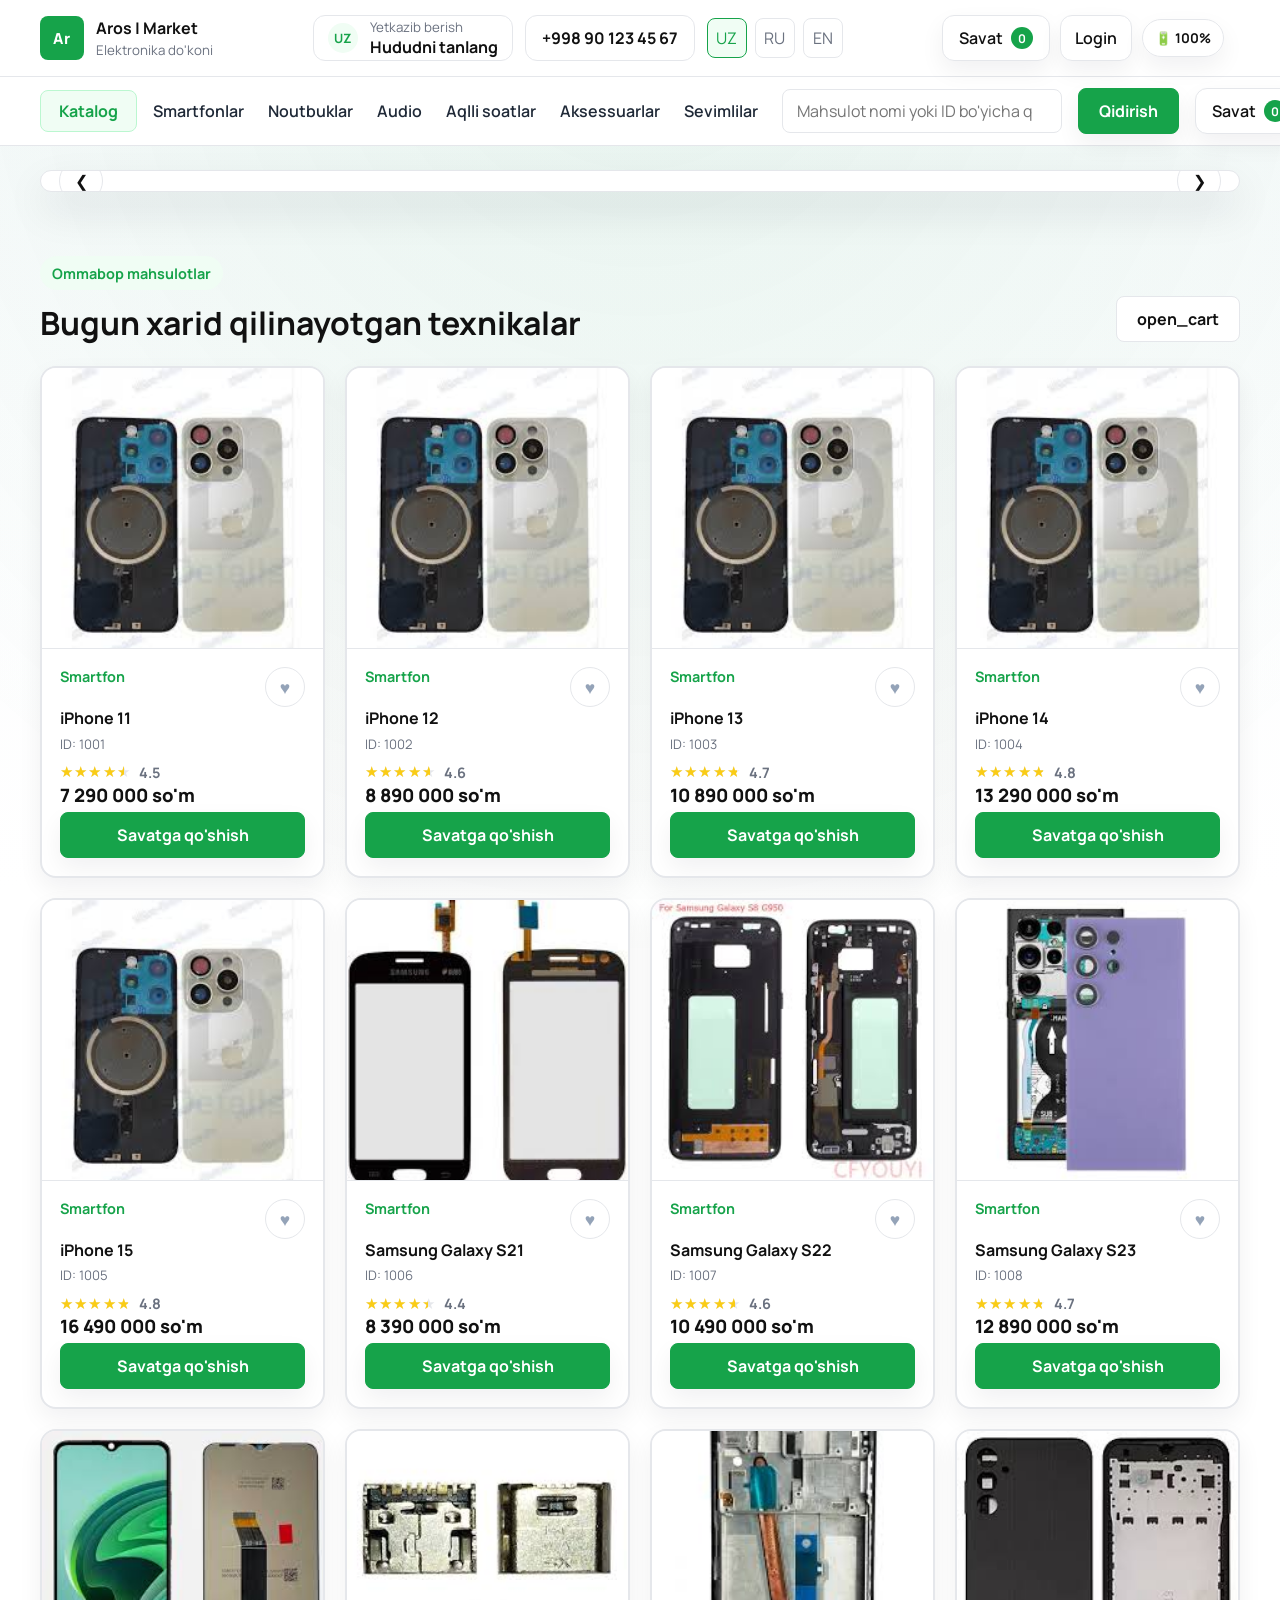
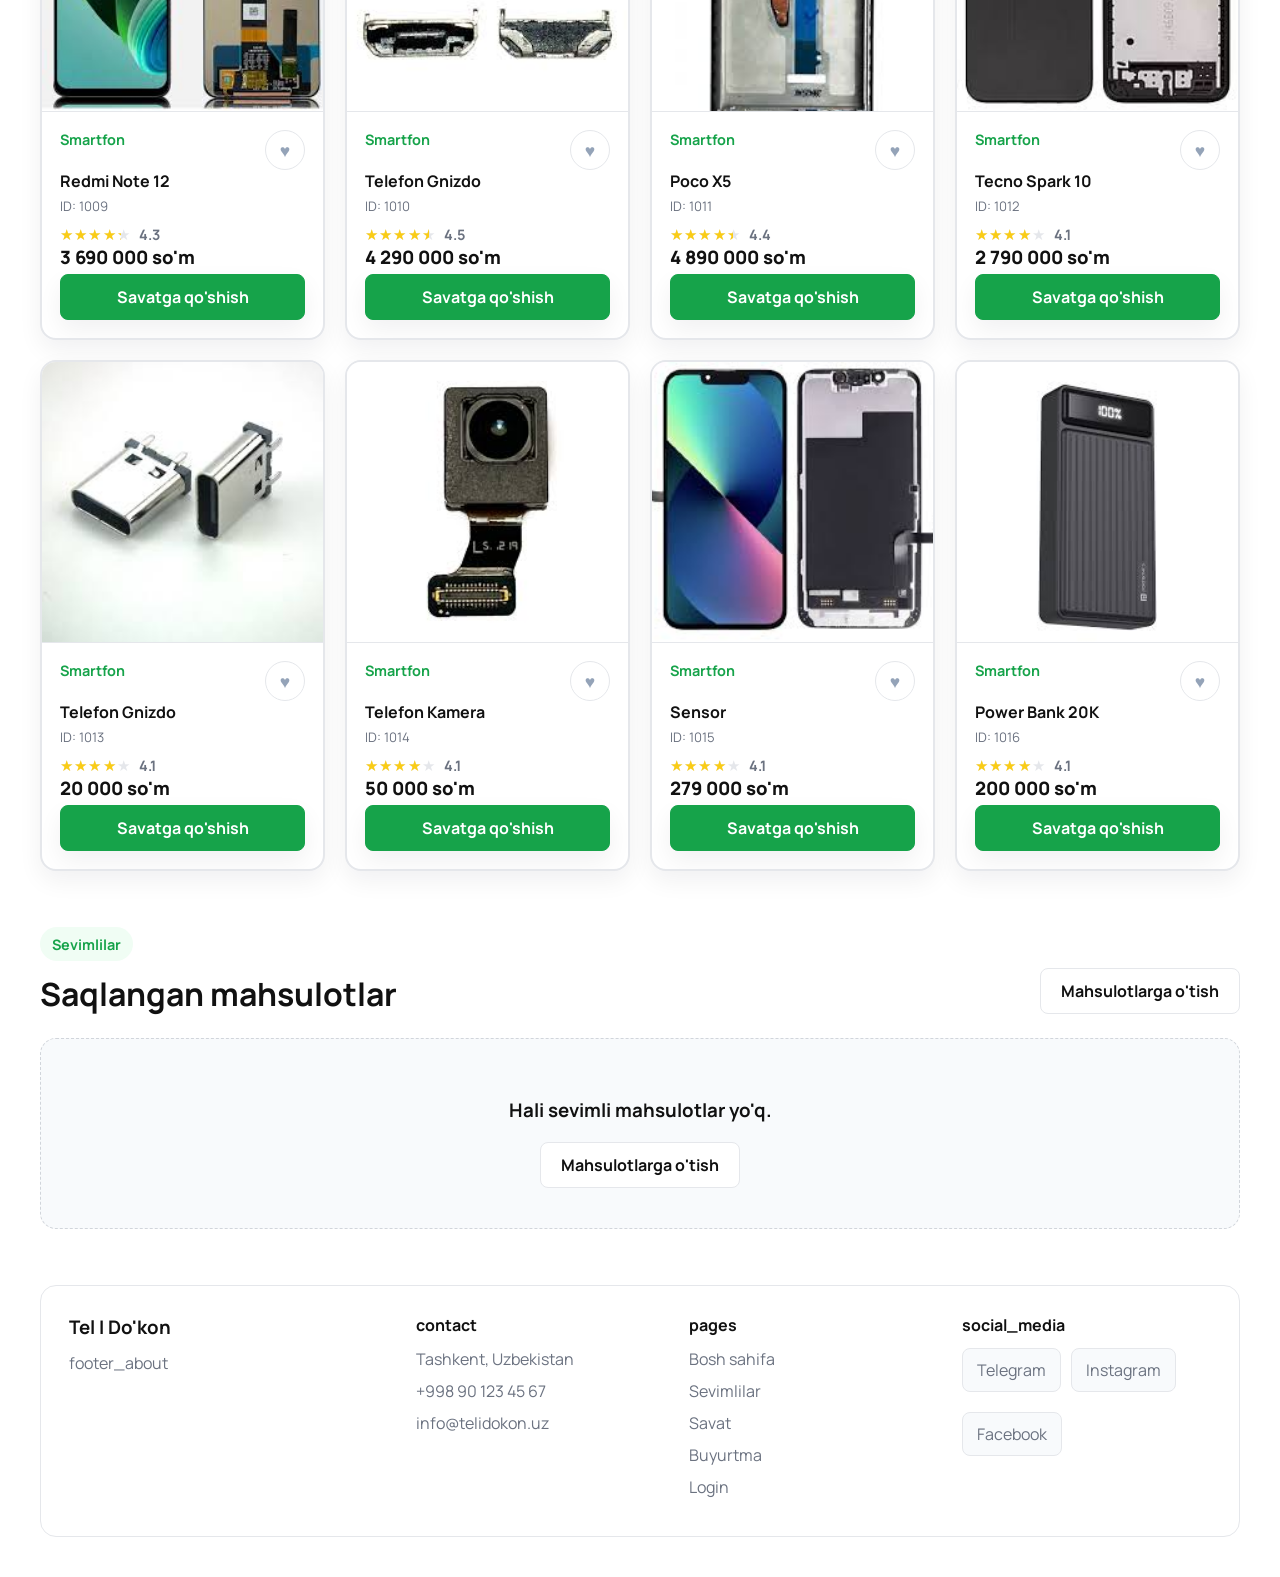
<file: index.html>
<!DOCTYPE html>
<html lang="uz">
<head>
  <meta charset="UTF-8">
  <meta name="viewport" content="width=device-width, initial-scale=1.0">
  <title>Aros Market | Online Store</title>
  <link rel="preconnect" href="https://fonts.googleapis.com">
  <link rel="preconnect" href="https://fonts.gstatic.com" crossorigin>
  <link href="https://fonts.googleapis.com/css2?family=Manrope:wght@400;500;600;700;800&display=swap" rel="stylesheet">
  <link rel="stylesheet" href="css/style.css">
</head>
<body data-page="home">
  <div class="site-shell">
    <header class="top-header">
      <div class="container header-inner">
        <a class="brand" href="index.html">
          <span class="brand-mark">Ar</span>
          <span class="brand-text">
            <strong>Aros | Market</strong>
            <small data-i18n="brand_tagline">Elektronika do'koni</small>
          </span>
        </a>

        <div class="header-tools">
          <button class="location-trigger" id="openLocationModal" type="button">
            <span class="icon-circle">UZ</span>
            <span class="location-text">
              <small data-i18n="delivery_label">Yetkazib berish</small>
              <strong id="selectedLocationLabel" data-i18n="select_region">Hududni tanlang</strong>
            </span>
          </button>

          <a class="header-phone" href="tel:+998901234567">+998 90 123 45 67</a>

          <div class="language-switcher" aria-label="Language selector">
            <button class="lang-btn active" type="button" data-lang="uz">UZ</button>
            <button class="lang-btn" type="button" data-lang="ru">RU</button>
            <button class="lang-btn" type="button" data-lang="en">EN</button>
          </div>
        </div>

        <div class="header-actions">
          <a class="download-app-btn" href="https://play.google.com/store/apps/details?id=uz.uzum.market" target="_blank" rel="noopener noreferrer" aria-label="Download Uzum Market app">
            <span class="btn-icon" aria-hidden="true">
              <svg viewBox="0 0 24 24" fill="none">
                <path d="M12 3v10m0 0 4-4m-4 4-4-4M5 17h14" stroke="currentColor" stroke-width="1.8" stroke-linecap="round" stroke-linejoin="round"/>
              </svg>
            </span>
            <span>Download App</span>
          </a>
          <a class="icon-btn cart-link" href="cart.html" aria-label="View cart">
            <span data-i18n="cart">Cart</span>
            <span class="cart-count" id="cartCount">0</span>
          </a>
          <a class="icon-btn auth-link auth-link-button" href="login.html" data-auth-link="true" aria-label="Open login page">
            <span data-auth-label>Login</span>
          </a>
        </div>

        <button class="menu-toggle" id="menuToggle" type="button" aria-label="Open menu" aria-expanded="false" aria-controls="mobileMenu">
          <span></span>
          <span></span>
          <span></span>
        </button>
      </div>

      <div class="container mobile-menu" id="mobileMenu">
        <div class="mobile-menu-panel">
          <a href="#products" data-i18n="nav_phones">Smartfonlar</a>
          <a href="#products" data-i18n="nav_laptops">Noutbuklar</a>
          <a href="#products" data-i18n="nav_audio">Audio</a>
          <a href="#products" data-i18n="nav_accessories">Aksessuarlar</a>
          <a href="#favorites" data-i18n="favorites">Sevimlilar</a>
          <a href="cart.html" data-i18n="cart">Savat</a>
          <a href="checkout.html" data-i18n="order">Buyurtma</a>
          <a href="login.html" class="auth-link" data-auth-link="true"><span data-auth-label>Login</span></a>
          <a href="tel:+998901234567">+998 90 123 45 67</a>
        </div>
      </div>
    </header>

    <nav class="main-nav">
      <div class="container nav-inner">
        <div class="nav-primary">
          <button class="categories-button" type="button" data-i18n="catalog">Katalog</button>
          <ul class="nav-links">
            <li><a href="#products">Smartfonlar</a></li>
            <li><a href="#products">Noutbuklar</a></li>
            <li><a href="#products">Audio</a></li>
            <li><a href="#products">Aqlli soatlar</a></li>
            <li><a href="#products">Aksessuarlar</a></li>
            <li><a href="#favorites" data-i18n="favorites">Sevimlilar</a></li>
          </ul>
        </div>

        <div class="nav-secondary">
          <label class="search-box">
            <input id="searchInput" type="search" placeholder="Mahsulot qidirish" data-i18n-placeholder="search_placeholder">
          </label>
          <button class="primary-btn search-btn" id="searchButton" type="button" data-i18n="search">Qidirish</button>
          <a class="nav-cart-link" href="cart.html" aria-label="View cart">
            <span data-i18n="cart">Savat</span>
            <span class="cart-count" id="cartCount">0</span>
          </a>
        </div>
      </div>
    </nav>

    <main>
      <section class="hero-section">
        <div class="container">
          <div class="hero-slider" id="heroSlider">
            <div class="hero-slides" id="heroSlides"></div>
            <button class="slider-arrow slider-arrow-prev" id="heroPrev" type="button" aria-label="Previous slide">&#10094;</button>
            <button class="slider-arrow slider-arrow-next" id="heroNext" type="button" aria-label="Next slide">&#10095;</button>
            <div class="slider-dots" id="heroDots"></div>
          </div>
        </div>
      </section>

      <section class="products-section" id="products">
        <div class="container">
          <div class="section-heading">
            <div>
              <span class="section-kicker" data-i18n="popular_products">Ommabop mahsulotlar</span>
              <h2 data-i18n="products_title">Bugun xarid qilinayotgan texnikalar</h2>
            </div>
            <a class="secondary-link" href="cart.html" data-i18n="open_cart">Savatni ochish</a>
          </div>

          <div class="products-grid" id="productsGrid"></div>
        </div>
      </section>

      <section class="products-section favorites-section" id="favorites">
        <div class="container">
          <div class="section-heading">
            <div>
              <span class="section-kicker" data-i18n="favorites">Sevimlilar</span>
              <h2 data-i18n="favorites_title">Saqlangan mahsulotlar</h2>
            </div>
            <a class="secondary-link" href="#products" data-i18n="browse_products">Mahsulotlarga o'tish</a>
          </div>

          <div class="products-grid" id="favoritesGrid"></div>
        </div>
      </section>
    </main>

    <footer class="site-footer">
      <div class="container footer-grid">
        <div>
          <h3>Tel I Do'kon</h3>
          <p data-i18n="footer_about">Mahalliy elektronika do'koni. Qulay tanlov, sodda buyurtma va ishonchli xizmat.</p>
        </div>
        <div>
          <h4 data-i18n="contact">Aloqa</h4>
          <p>Tashkent, Uzbekistan</p>
          <p><a href="tel:+998901234567">+998 90 123 45 67</a></p>
          <p><a href="mailto:info@telidokon.uz">info@telidokon.uz</a></p>
        </div>
        <div>
          <h4 data-i18n="pages">Sahifalar</h4>
          <a href="index.html" data-i18n="home">Bosh sahifa</a>
          <a href="#favorites" data-i18n="favorites">Sevimlilar</a>
          <a href="cart.html" data-i18n="cart">Savat</a>
          <a href="checkout.html" data-i18n="order">Buyurtma</a>
          <a href="login.html" data-auth-link="true"><span data-auth-label>Login</span></a>
        </div>
        <div>
          <h4 data-i18n="social_media">Ijtimoiy tarmoqlar</h4>
          <div class="social-links">
            <a href="#" aria-label="Telegram">Telegram</a>
            <a href="#" aria-label="Instagram">Instagram</a>
            <a href="#" aria-label="Facebook">Facebook</a>
          </div>
        </div>
      </div>
    </footer>
  </div>

  <div class="modal-backdrop" id="locationModal">
    <div class="modal-card" role="dialog" aria-modal="true" aria-labelledby="locationModalTitle">
      <button class="modal-close" id="closeLocationModal" type="button" aria-label="Close modal">X</button>
      <h3 id="locationModalTitle" data-i18n="location_modal_title">Yetkazib berish hududini tanlang</h3>
      <p data-i18n="location_modal_text">Hudud va tuman tanlansa, buyurtmani rasmiylashtirish qulayroq bo'ladi.</p>

      <div class="modal-fields">
        <label class="modal-field">
          <span data-i18n="region">Viloyat</span>
          <input type="text" id="regionSearch" placeholder="Viloyat qidirish" data-i18n-placeholder="region_search">
          <select id="regionSelect"></select>
        </label>

        <label class="modal-field">
          <span data-i18n="city_district">Shahar / Tuman</span>
          <input type="text" id="citySearch" placeholder="Shahar yoki tuman qidirish" data-i18n-placeholder="city_search">
          <select id="citySelect"></select>
        </label>
      </div>

      <button class="primary-btn full-width" id="saveLocationBtn" type="button" data-i18n="save">Saqlash</button>
    </div>
  </div>

  <script src="js/script.js"></script>
</body>
</html>
</file>
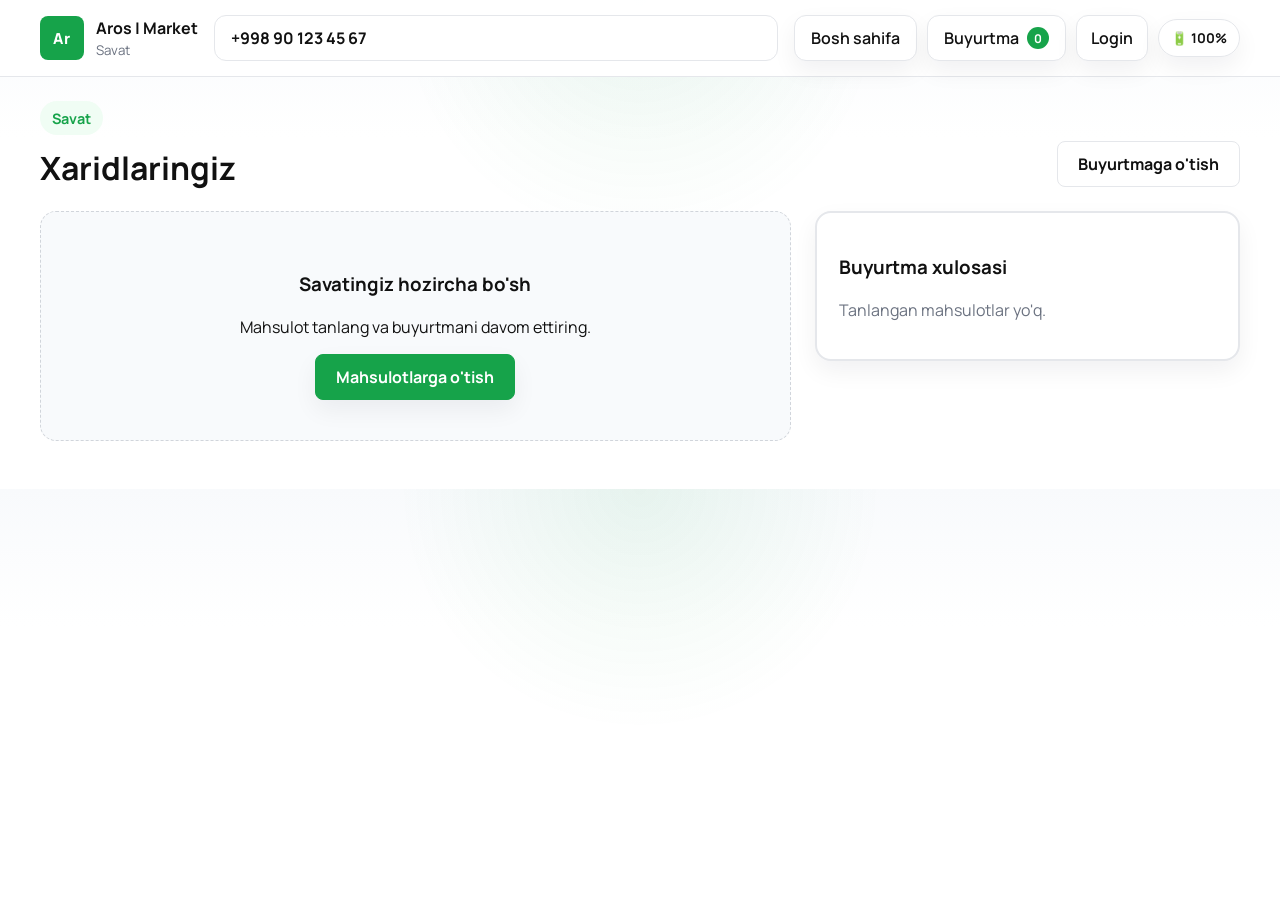
<file: cart.html>
<!DOCTYPE html>
<html lang="uz">
<head>
  <meta charset="UTF-8">
  <meta name="viewport" content="width=device-width, initial-scale=1.0">
  <title>Cart | Aros Market</title>
  <link rel="preconnect" href="https://fonts.googleapis.com">
  <link rel="preconnect" href="https://fonts.gstatic.com" crossorigin>
  <link href="https://fonts.googleapis.com/css2?family=Manrope:wght@400;500;600;700;800&display=swap" rel="stylesheet">
  <link rel="stylesheet" href="css/style.css">
</head>
<body data-page="cart">
  <header class="top-header compact-header">
    <div class="container header-inner">
      <a class="brand" href="index.html">
        <span class="brand-mark">Ar</span>
        <span class="brand-text">
          <strong>Aros | Market</strong>
          <small data-i18n="cart">Savat</small>
        </span>
      </a>

      <a class="header-phone" href="tel:+998901234567">+998 90 123 45 67</a>

      <div class="header-actions">
        <a class="download-app-btn" href="https://play.google.com/store/apps/details?id=uz.uzum.market" target="_blank" rel="noopener noreferrer" aria-label="Download Uzum Market app">
          <span class="btn-icon" aria-hidden="true">
            <svg viewBox="0 0 24 24" fill="none">
              <path d="M12 3v10m0 0 4-4m-4 4-4-4M5 17h14" stroke="currentColor" stroke-width="1.8" stroke-linecap="round" stroke-linejoin="round"/>
            </svg>
          </span>
          <span>Download App</span>
        </a>
        <a class="icon-btn" href="index.html" aria-label="Back to home" data-i18n="home">Home</a>
        <a class="icon-btn cart-link" href="checkout.html" aria-label="Go to checkout">
          <span data-i18n="order">Order</span>
          <span class="cart-count" id="cartCount">0</span>
        </a>
        <a class="icon-btn auth-link auth-link-button" href="login.html" data-auth-link="true" aria-label="Open login page">
          <span data-auth-label>Login</span>
        </a>
      </div>
    </div>
  </header>

  <main class="page-section">
    <div class="container">
      <div class="section-heading">
        <div>
          <span class="section-kicker" data-i18n="cart">Savat</span>
          <h1>Xaridlaringiz</h1>
        </div>
        <a class="secondary-link" href="checkout.html" data-i18n="proceed_to_order">Buyurtmaga o'tish</a>
      </div>

      <div class="cart-layout">
        <section class="cart-items-panel" id="cartItemsContainer"></section>
        <aside class="summary-card" id="cartSummary"></aside>
      </div>
    </div>
  </main>

  <script src="js/script.js"></script>
</body>
</html>
</file>
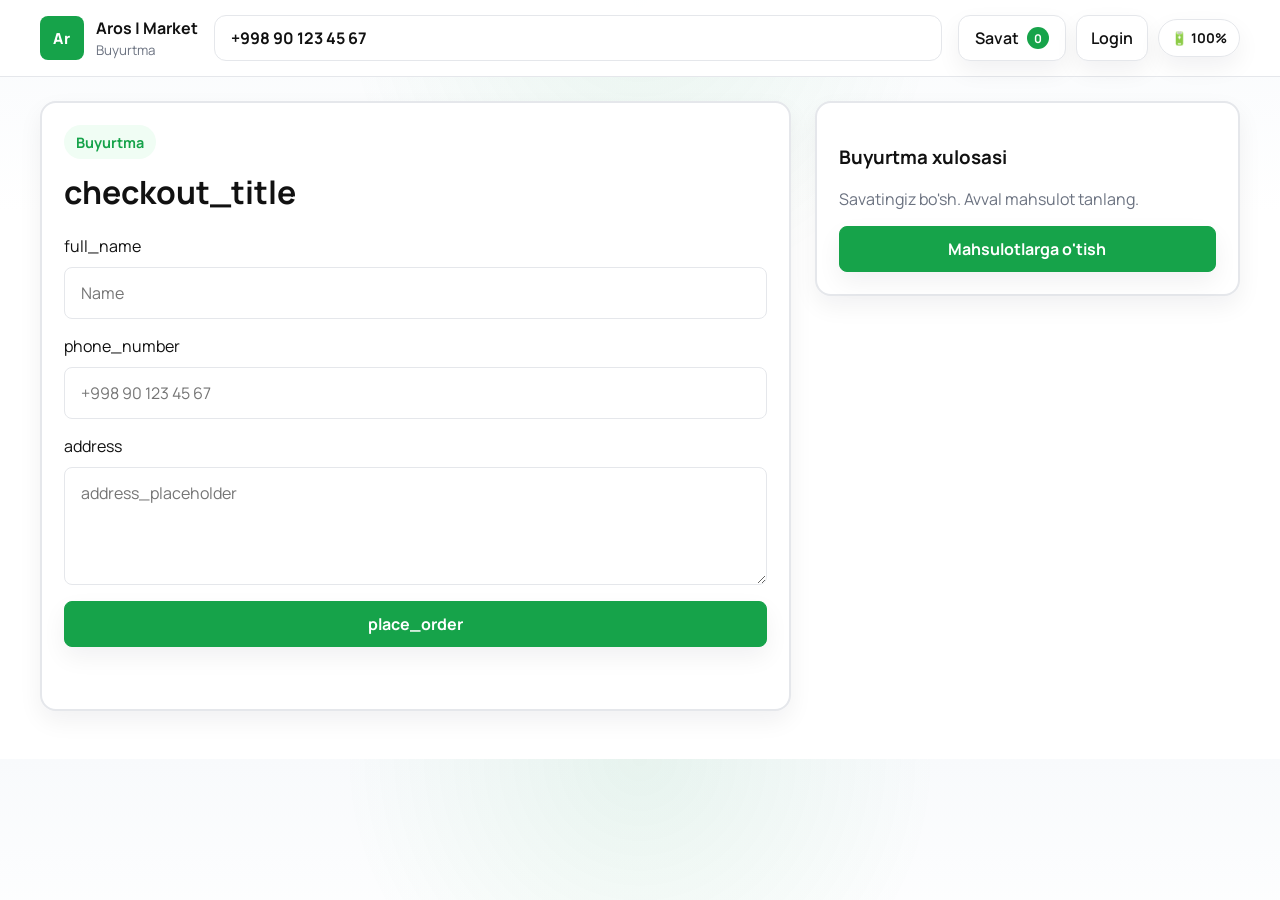
<file: checkout.html>
<!DOCTYPE html>
<html lang="uz">
<head>
  <meta charset="UTF-8">
  <meta name="viewport" content="width=device-width, initial-scale=1.0">
  <title>Checkout | Aros Market</title>
  <link rel="preconnect" href="https://fonts.googleapis.com">
  <link rel="preconnect" href="https://fonts.gstatic.com" crossorigin>
  <link href="https://fonts.googleapis.com/css2?family=Manrope:wght@400;500;600;700;800&display=swap" rel="stylesheet">
  <link rel="stylesheet" href="css/style.css">
</head>
<body data-page="checkout">
  <header class="top-header compact-header">
    <div class="container header-inner">
      <a class="brand" href="index.html">
        <span class="brand-mark">Ar</span>
        <span class="brand-text">
          <strong>Aros | Market</strong>
          <small data-i18n="order">Buyurtma</small>
        </span>
      </a>

      <a class="header-phone" href="tel:+998901234567">+998 90 123 45 67</a>

      <div class="header-actions">
        <a class="download-app-btn" href="https://play.google.com/store/apps/details?id=uz.uzum.market" target="_blank" rel="noopener noreferrer" aria-label="Download Uzum Market app">
          <span class="btn-icon" aria-hidden="true">
            <svg viewBox="0 0 24 24" fill="none">
              <path d="M12 3v10m0 0 4-4m-4 4-4-4M5 17h14" stroke="currentColor" stroke-width="1.8" stroke-linecap="round" stroke-linejoin="round"/>
            </svg>
          </span>
          <span>Download App</span>
        </a>
        <a class="icon-btn cart-link" href="cart.html" aria-label="View cart">
          <span data-i18n="cart">Cart</span>
          <span class="cart-count" id="cartCount">0</span>
        </a>
        <a class="icon-btn auth-link auth-link-button" href="login.html" data-auth-link="true" aria-label="Open login page">
          <span data-auth-label>Login</span>
        </a>
      </div>
    </div>
  </header>

  <main class="page-section">
    <div class="container checkout-layout">
      <section class="checkout-form-card">
        <div class="section-heading">
          <div>
            <span class="section-kicker" data-i18n="order">Buyurtma</span>
            <h1 data-i18n="checkout_title">Ma'lumotlaringizni kiriting</h1>
          </div>
        </div>

        <form id="checkoutForm" class="checkout-form">
          <label>
            <span data-i18n="full_name">To'liq ism</span>
            <input type="text" id="customerName" placeholder="Ali Valiyev" data-i18n-placeholder="Name" required>
          </label>

          <label>
            <span data-i18n="phone_number">Telefon raqami</span>
            <input type="tel" id="customerPhone" placeholder="+998 90 123 45 67" required>
          </label>

          <label>
            <span data-i18n="address">Manzil</span>
            <textarea id="customerAddress" rows="4" placeholder="Toshkent, Chilonzor tumani, 15-uy" data-i18n-placeholder="address_placeholder" required></textarea>
          </label>

          <button class="primary-btn full-width" type="submit" data-i18n="place_order">Buyurtma berish</button>
          <p class="form-status" id="checkoutStatus"></p>
        </form>
      </section>

      <aside class="summary-card" id="checkoutSummary"></aside>
    </div>
  </main>

  <div class="modal-backdrop confirm-modal-backdrop" id="checkoutConfirmModal" aria-hidden="true">
    <div class="modal-card confirm-modal-card" role="dialog" aria-modal="true" aria-labelledby="checkoutConfirmTitle">
      <h3 id="checkoutConfirmTitle">Buyurtmani aniq sotib olmoqchimisiz?</h3>
      <p class="form-note">Buyurtma faqat tasdiqlangandan keyin Telegram orqali yuboriladi.</p>
      <div class="confirm-modal-actions">
        <button class="secondary-link confirm-no-btn" id="cancelCheckoutBtn" type="button">Yo‘q</button>
        <button class="primary-btn confirm-yes-btn" id="confirmCheckoutBtn" type="button">Ha</button>
      </div>
    </div>
  </div>

  <script src="js/script.js"></script>
</body>
</html>
</file>
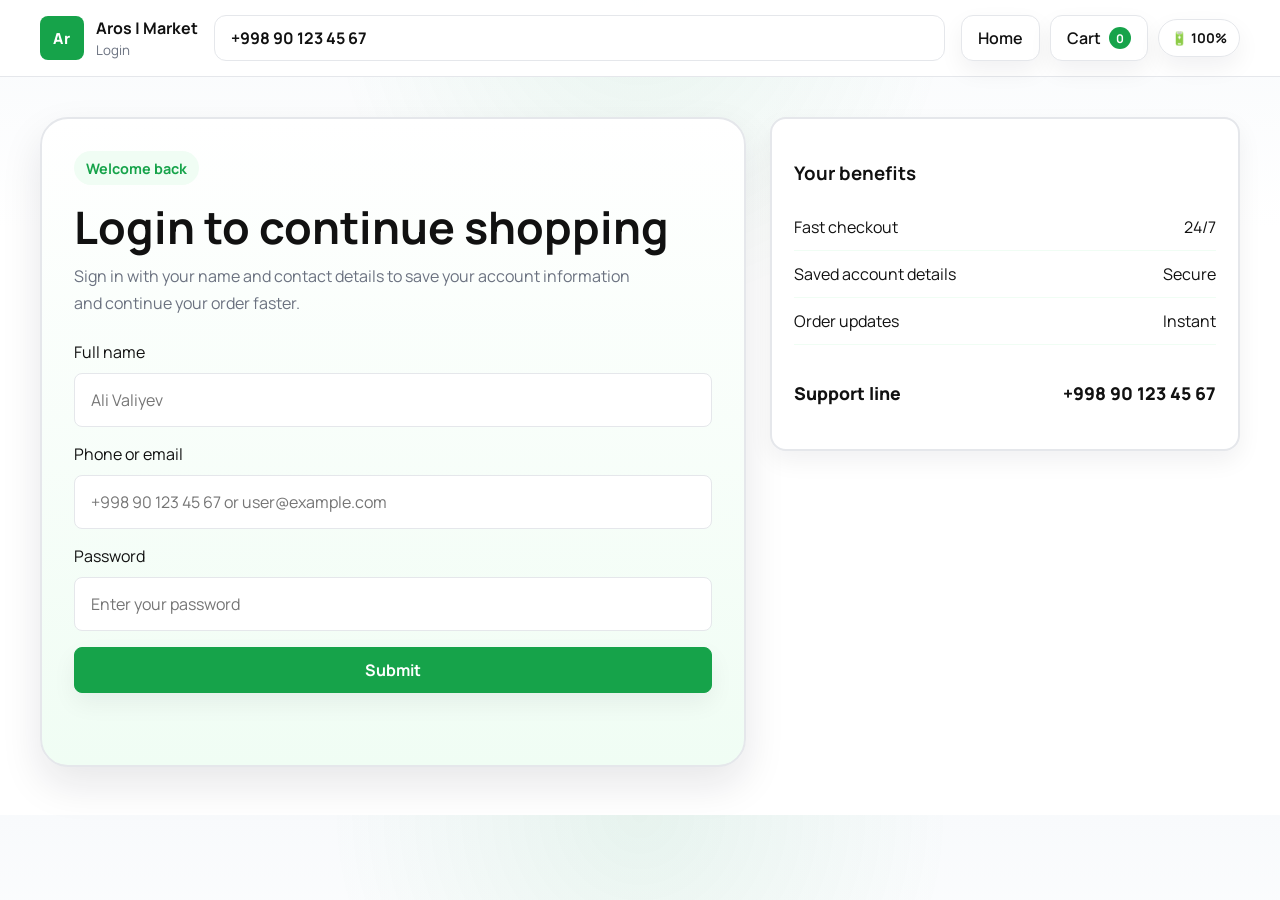
<file: login.html>
<!DOCTYPE html>
<html lang="uz">
<head>
  <meta charset="UTF-8">
  <meta name="viewport" content="width=device-width, initial-scale=1.0">
  <title>Login | Aros Market</title>
  <link rel="preconnect" href="https://fonts.googleapis.com">
  <link rel="preconnect" href="https://fonts.gstatic.com" crossorigin>
  <link href="https://fonts.googleapis.com/css2?family=Manrope:wght@400;500;600;700;800&display=swap" rel="stylesheet">
  <link rel="stylesheet" href="css/style.css">
</head>
<body data-page="login">
  <header class="top-header compact-header">
    <div class="container header-inner">
      <a class="brand" href="index.html">
        <span class="brand-mark">Ar</span>
        <span class="brand-text">
          <strong>Aros | Market</strong>
          <small>Login</small>
        </span>
      </a>

      <a class="header-phone" href="tel:+998901234567">+998 90 123 45 67</a>

      <div class="header-actions">
        <a class="download-app-btn" href="https://play.google.com/store/apps/details?id=uz.uzum.market" target="_blank" rel="noopener noreferrer" aria-label="Download Uzum Market app">
          <span class="btn-icon" aria-hidden="true">
            <svg viewBox="0 0 24 24" fill="none">
              <path d="M12 3v10m0 0 4-4m-4 4-4-4M5 17h14" stroke="currentColor" stroke-width="1.8" stroke-linecap="round" stroke-linejoin="round"/>
            </svg>
          </span>
          <span>Download App</span>
        </a>
        <a class="icon-btn" href="index.html" aria-label="Back to home">Home</a>
        <a class="icon-btn cart-link" href="cart.html" aria-label="View cart">
          <span>Cart</span>
          <span class="cart-count" id="cartCount">0</span>
        </a>
      </div>
    </div>
  </header>

  <main class="page-section login-page">
    <div class="container login-layout">
      <section class="login-panel">
        <span class="section-kicker">Welcome back</span>
        <h1>Login to continue shopping</h1>
        <p class="login-copy">Sign in with your name and contact details to save your account information and continue your order faster.</p>

        <form id="loginForm" class="checkout-form login-form">
          <label>
            <span>Full name</span>
            <input type="text" id="loginName" placeholder="Ali Valiyev" autocomplete="name" required>
          </label>

          <label>
            <span>Phone or email</span>
            <input type="text" id="loginContact" placeholder="+998 90 123 45 67 or user@example.com" autocomplete="username" required>
          </label>

          <label>
            <span>Password</span>
            <input type="password" id="loginPassword" placeholder="Enter your password" autocomplete="current-password" required>
          </label>

          <button class="primary-btn full-width" type="submit">Submit</button>
          <p class="form-status" id="loginStatus"></p>
        </form>
      </section>

      <aside class="summary-card login-side-card">
        <h3>Your benefits</h3>
        <div class="summary-list">
          <span>Fast checkout</span>
          <span>24/7</span>
        </div>
        <div class="summary-list">
          <span>Saved account details</span>
          <span>Secure</span>
        </div>
        <div class="summary-list">
          <span>Order updates</span>
          <span>Instant</span>
        </div>
        <div class="summary-total">
          <span>Support line</span>
          <span>+998 90 123 45 67</span>
        </div>
      </aside>
    </div>
  </main>

  <script src="js/script.js"></script>
</body>
</html>
</file>
<file: css/style.css>
:root {
  --bg: #ffffff;
  --surface: #ffffff;
  --surface-muted: #f8fafc;
  --surface-soft: #f0fdf4;
  --text: #111111;
  --muted: #6b7280;
  --line: #e5e7eb;
  --line-strong: #d1d5db;
  --primary: #16a34a;
  --primary-dark: #15803d;
  --primary-soft: #dcfce7;
  --danger: #dc2626;
  --shadow-sm: 0 10px 24px rgba(15, 23, 42, 0.06);
  --shadow-md: 0 18px 40px rgba(15, 23, 42, 0.1);
  --container: 1200px;
  --radius-lg: 16px;
  --radius-md: 12px;
  --radius-sm: 8px;
}

* {
  box-sizing: border-box;
}

html {
  scroll-behavior: smooth;
}

body {
  margin: 0;
  font-family: "Manrope", sans-serif;
  color: var(--text);
  background:
    radial-gradient(circle at top, rgba(22, 163, 74, 0.08), transparent 30%),
    linear-gradient(180deg, #f8fafc 0%, #ffffff 28%);
}

a {
  color: inherit;
  text-decoration: none;
}

button,
input,
select,
textarea {
  font: inherit;
}

button {
  cursor: pointer;
}

button,
a,
input,
select,
textarea {
  transition: transform 0.2s ease, box-shadow 0.2s ease, border-color 0.2s ease, background-color 0.2s ease, color 0.2s ease;
}

img {
  max-width: 100%;
  display: block;
}

.container {
  width: min(var(--container), calc(100% - 32px));
  margin: 0 auto;
}

.site-shell {
  min-height: 100vh;
}

.top-header {
  position: sticky;
  top: 0;
  z-index: 40;
  background: rgba(255, 255, 255, 0.98);
  border-bottom: 1px solid var(--line);
}

.header-inner {
  display: grid;
  grid-template-columns: auto 1fr auto auto;
  gap: 16px;
  align-items: center;
  min-height: 76px;
}

.compact-header .header-inner {
  grid-template-columns: auto 1fr auto;
}

.brand {
  display: inline-flex;
  align-items: center;
  gap: 12px;
  min-width: 0;
}

.brand-mark {
  width: 44px;
  height: 44px;
  display: grid;
  place-items: center;
  border-radius: var(--radius-sm);
  background: var(--primary);
  color: #fff;
  font-size: 0.95rem;
  font-weight: 800;
  letter-spacing: 0.04em;
}

.brand-text {
  display: flex;
  flex-direction: column;
  gap: 2px;
}

.brand-text strong {
  font-size: 1rem;
}

.brand-text small,
.location-text small,
.section-kicker,
.form-note,
.form-status,
.cart-item-meta p,
.hero-copy p,
.hero-stat span,
.footer-grid p,
.footer-grid a {
  color: var(--muted);
}

.header-tools,
.header-actions,
.language-switcher,
.social-links,
.cart-item-actions,
.quantity-box,
.hero-actions,
.nav-primary,
.nav-secondary {
  display: flex;
  align-items: center;
}

.header-tools {
  justify-content: center;
  gap: 12px;
  min-width: 0;
}

.header-actions {
  gap: 10px;
  justify-content: flex-end;
  flex-wrap: wrap;
}

.location-trigger,
.header-phone,
.lang-btn,
.icon-btn,
.download-app-btn,
.categories-button,
.primary-btn,
.secondary-link,
.quantity-btn,
.remove-btn,
.search-box input,
.nav-cart-link {
  border: 1px solid var(--line);
  background: #fff;
}

.location-trigger,
.header-phone,
.icon-btn,
.download-app-btn,
.nav-cart-link {
  height: 46px;
}

.location-trigger {
  display: inline-flex;
  align-items: center;
  gap: 12px;
  padding: 0 14px;
  border-radius: var(--radius-md);
  color: var(--text);
}

.icon-circle {
  width: 30px;
  height: 30px;
  display: grid;
  place-items: center;
  border-radius: 999px;
  background: var(--surface-soft);
  color: var(--primary);
  font-size: 0.8rem;
  font-weight: 700;
}

.location-text {
  display: flex;
  flex-direction: column;
  align-items: flex-start;
  text-align: left;
}

.header-phone {
  display: inline-flex;
  align-items: center;
  padding: 0 16px;
  border-radius: var(--radius-md);
  font-weight: 700;
  white-space: nowrap;
}

.download-app-btn {
  display: none;
  align-items: center;
  gap: 8px;
  padding: 0 12px;
  border-radius: 999px;
  border: 1px solid var(--primary);
  background: linear-gradient(135deg, #22c55e, #16a34a);
  color: #fff;
  font-size: 0.88rem;
  font-weight: 700;
  box-shadow: var(--shadow-sm);
}

.download-app-btn.is-hidden {
  display: none !important;
}

.btn-icon {
  width: 18px;
  height: 18px;
  display: inline-flex;
  align-items: center;
  justify-content: center;
}

.btn-icon svg {
  width: 18px;
  height: 18px;
}

.header-battery {
  flex-shrink: 0;
}

.language-switcher {
  gap: 8px;
}

.lang-btn,
.quantity-btn {
  min-width: 40px;
  height: 40px;
  border-radius: var(--radius-sm);
  color: var(--muted);
}

.lang-btn.active {
  border-color: var(--primary);
  color: var(--primary);
  background: var(--surface-soft);
}

.icon-btn,
.nav-cart-link {
  position: relative;
  display: inline-flex;
  align-items: center;
  justify-content: center;
  gap: 8px;
  padding: 0 16px;
  border-radius: var(--radius-md);
  color: var(--text);
  font-weight: 600;
  box-shadow: var(--shadow-sm);
}

.auth-link-button {
  min-width: 46px;
  padding-inline: 14px;
}

.auth-link-button.is-avatar {
  width: 46px;
  min-width: 46px;
  padding: 0;
  border-radius: 999px;
}

.auth-avatar {
  width: 34px;
  height: 34px;
  display: inline-flex;
  align-items: center;
  justify-content: center;
  border-radius: 999px;
  background: linear-gradient(135deg, #16a34a, #22c55e);
  color: #fff;
  font-size: 0.95rem;
  font-weight: 800;
  letter-spacing: 0.02em;
  box-shadow: inset 0 0 0 1px rgba(255, 255, 255, 0.14);
}

.auth-link-text {
  white-space: nowrap;
}

.cart-count {
  min-width: 22px;
  height: 22px;
  display: grid;
  place-items: center;
  padding: 0 6px;
  border-radius: 999px;
  background: var(--primary);
  color: #fff;
  font-size: 12px;
  font-weight: 700;
}

.menu-toggle {
  display: none;
  width: 44px;
  height: 44px;
  padding: 0;
  border: 1px solid var(--line);
  border-radius: var(--radius-sm);
  background: #fff;
  flex-direction: column;
  justify-content: center;
  gap: 5px;
}

.menu-toggle span {
  width: 18px;
  height: 2px;
  margin: 0 auto;
  background: var(--text);
}

.mobile-menu {
  display: none;
  padding-bottom: 12px;
}

.mobile-menu.open {
  display: block;
}

.mobile-menu-panel {
  display: grid;
  gap: 8px;
  padding: 16px;
  border: 1px solid var(--line);
  border-radius: var(--radius-md);
  background: #fff;
}

.mobile-menu-panel a {
  padding: 12px 0;
  border-bottom: 1px solid var(--surface-soft);
  font-weight: 600;
}

.mobile-menu-panel a:last-child {
  border-bottom: 0;
}

.main-nav {
  border-bottom: 1px solid var(--line);
  background: #fff;
}

.nav-inner {
  display: flex;
  align-items: center;
  justify-content: space-between;
  gap: 24px;
  min-height: 68px;
}

.nav-primary,
.nav-secondary {
  gap: 16px;
}

.categories-button {
  height: 42px;
  padding: 0 18px;
  border-radius: var(--radius-sm);
  color: var(--primary);
  font-weight: 700;
  background: var(--surface-soft);
  border-color: #bbf7d0;
}

.nav-links {
  display: flex;
  align-items: center;
  gap: 24px;
  list-style: none;
  margin: 0;
  padding: 0;
  white-space: nowrap;
}

.nav-links a {
  font-weight: 600;
  color: #1f2937;
}

.search-box {
  display: block;
}

.search-box input {
  width: 280px;
  height: 44px;
  padding: 0 14px;
  border-radius: var(--radius-sm);
  outline: 0;
}

.hero-section,
.page-section {
  padding: 24px 0 48px;
}

.hero-slider {
  position: relative;
  overflow: hidden;
  border: 1px solid var(--line);
  border-radius: var(--radius-lg);
  background: #fff;
  box-shadow: var(--shadow-md);
}

.hero-slides {
  display: flex;
  transition: transform 0.45s ease;
}

.hero-slide {
  width: 100%;
  flex: 0 0 100%;
  display: grid;
  grid-template-columns: minmax(0, 1.2fr) minmax(280px, 360px);
  gap: 24px;
  align-items: center;
  padding: 32px;
  border: 1px solid var(--line);
  border-radius: var(--radius-lg);
  background: linear-gradient(135deg, #ffffff 0%, #f0fdf4 100%);
}

.hero-badge,
.section-kicker {
  display: inline-flex;
  align-items: center;
  min-height: 34px;
  padding: 0 12px;
  border-radius: 999px;
  background: var(--surface-soft);
  color: var(--primary);
  font-size: 0.9rem;
  font-weight: 700;
}

.hero-copy h1,
.section-heading h1,
.section-heading h2 {
  margin: 14px 0 0;
  line-height: 1.2;
}

.hero-copy h1 {
  font-size: clamp(2rem, 3vw, 2.9rem);
  max-width: 760px;
}

.hero-copy p {
  max-width: 680px;
  font-size: 1rem;
  line-height: 1.7;
  margin: 18px 0 0;
}

.hero-actions {
  gap: 12px;
  margin-top: 24px;
}

.hero-panel {
  display: grid;
  gap: 14px;
}

.hero-visual {
  position: relative;
  min-height: 320px;
  border-radius: var(--radius-lg);
  overflow: hidden;
  background: #ecfdf5;
}

.hero-visual img {
  width: 100%;
  height: 100%;
  object-fit: cover;
}

.slider-arrow {
  position: absolute;
  top: 50%;
  transform: translateY(-50%);
  z-index: 2;
  width: 44px;
  height: 44px;
  border: 1px solid var(--line);
  border-radius: 999px;
  background: rgba(255, 255, 255, 0.95);
  color: var(--text);
}

.slider-arrow-prev {
  left: 18px;
}

.slider-arrow-next {
  right: 18px;
}

.slider-dots {
  display: flex;
  justify-content: center;
  gap: 8px;
  padding: 0 0 20px;
}

.slider-dot {
  width: 10px;
  height: 10px;
  padding: 0;
  border: 0;
  border-radius: 999px;
  background: #cbd5e1;
}

.slider-dot.active {
  width: 28px;
  background: var(--primary);
}

.hero-stat {
  display: grid;
  gap: 4px;
  align-content: center;
  min-height: 118px;
  padding: 20px;
  border: 1px solid var(--line);
  border-radius: var(--radius-md);
  background: var(--surface-muted);
}

.hero-stat strong {
  color: var(--primary);
  font-size: 1.4rem;
}

.products-section {
  padding: 16px 0 56px;
}

.section-heading {
  display: flex;
  align-items: flex-end;
  justify-content: space-between;
  gap: 16px;
  margin-bottom: 24px;
}

.section-heading h1,
.section-heading h2 {
  font-size: clamp(1.75rem, 2.5vw, 2.4rem);
}

.primary-btn,
.secondary-link,
.remove-btn {
  display: inline-flex;
  align-items: center;
  justify-content: center;
  min-height: 46px;
  padding: 0 20px;
  border-radius: var(--radius-sm);
  font-weight: 700;
}

.primary-btn {
  border: 1px solid var(--primary);
  background: var(--primary);
  color: #fff;
  box-shadow: var(--shadow-sm);
}

.primary-btn:hover {
  background: var(--primary-dark);
  border-color: var(--primary-dark);
  transform: translateY(-1px);
}

.secondary-link,
.remove-btn {
  color: var(--text);
}

.primary-btn:active,
.secondary-link:active,
.icon-btn:active,
.download-app-btn:active,
.nav-cart-link:active,
.counter-link:active,
.quantity-btn:active,
.remove-btn:active {
  transform: scale(0.98);
}

.products-grid {
  display: grid;
  grid-template-columns: repeat(4, minmax(0, 1fr));
  gap: 20px;
}

.product-card,
.summary-card,
.cart-item,
.checkout-form-card,
.modal-card {
  border: 2px solid var(--line);
  border-radius: var(--radius-lg);
  background: #fff;
  box-shadow: var(--shadow-sm);
}

.product-card {
  overflow: hidden;
  position: relative;
  transform: translateY(0);
}

.product-card:hover {
  transform: translateY(-4px);
  box-shadow: var(--shadow-md);
}

.product-image {
  aspect-ratio: 1 / 1;
  background: var(--surface-muted);
  border-bottom: 1px solid var(--line);
}

.product-image img {
  width: 100%;
  height: 100%;
  object-fit: cover;
}

.product-body {
  padding: 18px;
}

.product-meta-top,
.product-actions,
.product-counter,
.counter-controls,
.counter-box {
  display: flex;
  align-items: center;
}

.product-meta-top,
.product-actions {
  justify-content: space-between;
  gap: 12px;
}

.product-meta-top {
  margin-bottom: 10px;
}

.product-category {
  color: var(--primary);
  font-size: 0.9rem;
  font-weight: 700;
}

.product-id {
  display: block;
  color: var(--muted);
  font-size: 0.82rem;
  margin-bottom: 10px;
}

.product-title {
  margin: 0 0 4px;
  font-size: 1rem;
  line-height: 1.45;
}

.product-price {
  margin: 0 0 4px;
  font-size: 1.15rem;
  font-weight: 800;
}

.product-price-usd {
  display: inline-flex;
  align-items: center;
  justify-content: center;
  min-height: 32px;
  padding: 0 12px;
  border-radius: 999px;
  background: var(--surface-soft);
  color: var(--primary);
  font-size: 0.92rem;
  font-weight: 800;
}

.product-actions {
  margin-top: 16px;
  align-items: stretch;
}

.product-counter {
  flex-wrap: wrap;
  gap: 10px;
}

.counter-controls {
  /* gap: 4px; */
  padding: 3px;
  border: 1px solid var(--line);
  border-radius: var(--radius-sm);
  background: #fff;
}

.counter-box {
  justify-content: center;
  min-width: 30px;
  height: 30px;
  border-radius: var(--radius-sm);
  background: var(--surface-muted);
  font-weight: 800;
  font-size: 14px;
}

.counter-link {
  display: inline-flex;
  align-items: center;
  justify-content: center;
  min-height: 40px;
  padding: 0 10px;
  border: 1px solid var(--line);
  border-radius: var(--radius-sm);
  color: var(--primary);
  font-weight: 700;
  font-size: 14px;
  background: #fff;
}

.product-stock-badge {
  position: absolute;
  top: 14px;
  left: 14px;
  z-index: 2;
  display: inline-flex;
  align-items: center;
  min-height: 30px;
  padding: 0 12px;
  border-radius: 999px;
  background: var(--danger);
  color: #fff;
  font-size: 0.8rem;
  font-weight: 700;
  text-transform: uppercase;
}

.product-card.out-of-stock {
  opacity: 0.92;
}

.product-card.out-of-stock .product-image::after {
  content: "";
  position: absolute;
  inset: 0;
  background: rgba(255, 255, 255, 0.3);
}

.product-image {
  position: relative;
}

.stock-disabled {
  background: #f3f4f6;
  border-color: #d1d5db;
  color: #6b7280;
  cursor: not-allowed;
}

.cart-layout,
.checkout-layout {
  display: grid;
  grid-template-columns: minmax(0, 1.5fr) minmax(280px, 0.85fr);
  gap: 24px;
}

.cart-items-panel {
  display: grid;
  gap: 16px;
}

.cart-item,
.summary-card,
.checkout-form-card {
  padding: 22px;
}

.cart-item {
  display: grid;
  grid-template-columns: 120px minmax(0, 1fr) auto;
  gap: 18px;
  align-items: center;
}

.cart-item-image {
  width: 120px;
  aspect-ratio: 1 / 1;
  object-fit: cover;
  border-radius: var(--radius-md);
  background: var(--surface-muted);
}

.cart-item-meta h3 {
  margin: 0 0 8px;
  font-size: 1.05rem;
}

.cart-item-actions {
  justify-content: space-between;
  gap: 14px;
  margin-top: 18px;
}

.quantity-box {
  gap: 10px;
}

.summary-card {
  align-self: start;
  position: sticky;
  top: 100px;
}

.summary-list,
.summary-total {
  display: flex;
  justify-content: space-between;
  gap: 12px;
}

.summary-list {
  padding: 12px 0;
  border-bottom: 1px solid var(--surface-soft);
}

.summary-total {
  margin: 18px 0 22px;
  padding-top: 18px;
  font-size: 1.1rem;
  font-weight: 800;
}

.checkout-form {
  display: grid;
  gap: 16px;
}

.checkout-form label,
.modal-field {
  display: grid;
  gap: 10px;
}

.checkout-form input,
.checkout-form textarea,
.modal-field input,
.modal-field select {
  width: 100%;
  padding: 14px 16px;
  border: 1px solid var(--line);
  border-radius: var(--radius-sm);
  outline: 0;
  background: #fff;
}

.full-width {
  width: 100%;
}

.form-status {
  min-height: 24px;
  margin: 0;
  font-weight: 600;
}

.site-footer {
  padding: 0 0 40px;
}

.footer-grid {
  display: grid;
  grid-template-columns: 1.3fr 1fr 1fr 1fr;
  gap: 24px;
  padding: 28px;
  border: 1px solid var(--line);
  border-radius: var(--radius-lg);
  background: #fff;
}

.footer-grid h3,
.footer-grid h4 {
  margin-top: 0;
  margin-bottom: 12px;
}

.footer-grid p,
.footer-grid a {
  display: block;
  margin: 0 0 10px;
}

.social-links {
  gap: 10px;
  flex-wrap: wrap;
}

.social-links a {
  padding: 10px 14px;
  border: 1px solid var(--line);
  border-radius: var(--radius-sm);
  background: var(--surface-muted);
}

.secondary-link {
  background: #fff;
}

.secondary-link:hover,
.icon-btn:hover,
.download-app-btn:hover,
.nav-cart-link:hover,
.header-phone:hover,
.location-trigger:hover,
.lang-btn:hover,
.menu-toggle:hover,
.quantity-btn:hover,
.remove-btn:hover,
.counter-link:hover {
  border-color: #bbf7d0;
}

.download-app-btn:hover {
  transform: translateY(-1px);
  box-shadow: var(--shadow-md);
}

.search-box input:focus,
.checkout-form input:focus,
.checkout-form textarea:focus,
.modal-field input:focus,
.modal-field select:focus {
  border-color: var(--primary);
  box-shadow: 0 0 0 4px rgba(22, 163, 74, 0.12);
}

.modal-backdrop {
  position: fixed;
  inset: 0;
  display: flex;
  align-items: center;
  justify-content: center;
  padding: 20px;
  background: rgba(15, 23, 42, 0.4);
  z-index: 60;
  opacity: 0;
  visibility: hidden;
  pointer-events: none;
  transition: opacity 0.24s ease, visibility 0.24s ease;
}

.modal-backdrop.open {
  opacity: 1;
  visibility: visible;
  pointer-events: auto;
}

.modal-card {
  position: relative;
  width: min(560px, 100%);
  padding: 28px;
  transform: translateY(10px) scale(0.96);
  transition: transform 0.24s ease;
}

.modal-backdrop.open .modal-card {
  transform: translateY(0) scale(1);
}

.modal-close {
  position: absolute;
  top: 16px;
  right: 16px;
  width: 38px;
  height: 38px;
  border: 1px solid var(--line);
  border-radius: var(--radius-sm);
  background: #fff;
}

.modal-fields {
  display: grid;
  gap: 16px;
  margin: 20px 0 24px;
}

.empty-state {
  grid-column: 1 / -1;
  padding: 40px 20px;
  text-align: center;
  border: 1px dashed var(--line-strong);
  border-radius: var(--radius-lg);
  background: var(--surface-muted);
}

.product-header {
  display: flex;
  align-items: flex-start;
  justify-content: space-between;
  gap: 12px;
}

.favorite-btn {
  width: 40px;
  height: 40px;
  flex: 0 0 40px;
  display: inline-flex;
  align-items: center;
  justify-content: center;
  border: 1px solid var(--line);
  border-radius: 999px;
  background: #fff;
  color: #94a3b8;
  font-size: 1.1rem;
  transition: transform 0.2s ease, color 0.2s ease, border-color 0.2s ease, background 0.2s ease;
}

.favorite-btn:hover {
  transform: translateY(-1px);
  border-color: #fecaca;
}

.favorite-btn.active {
  color: #dc2626;
  border-color: #fecaca;
  background: #fef2f2;
}

.product-rating {
  display: flex;
  align-items: center;
  gap: 8px;
  margin: 10px 0 0;
}

.rating-stars {
  position: relative;
  display: inline-block;
  font-size: 0.95rem;
  line-height: 1;
  letter-spacing: 0.08em;
  color: #e5e7eb;
}

.rating-stars::before,
.rating-stars::after {
  content: "★★★★★";
}

.rating-stars::after {
  position: absolute;
  inset: 0 auto 0 0;
  width: var(--rating-width, 0%);
  overflow: hidden;
  color: #facc15;
}

.rating-value {
  color: var(--muted);
  font-size: 0.9rem;
  font-weight: 700;
}

.favorites-section {
  padding-top: 0;
}

.status-stack {
  position: fixed;
  top: 14px;
  left: 50%;
  z-index: 120;
  width: min(92vw, 480px);
  display: grid;
  gap: 10px;
  transform: translateX(-50%);
  pointer-events: none;
}

.status-toast {
  display: grid;
  grid-template-columns: auto minmax(0, 1fr) auto auto;
  align-items: center;
  gap: 12px;
  padding: 12px 14px;
  border: 1px solid rgba(255, 255, 255, 0.4);
  border-radius: 18px;
  background: rgba(17, 24, 39, 0.94);
  color: #fff;
  box-shadow: 0 18px 45px rgba(15, 23, 42, 0.18);
  transform: translateY(-18px);
  opacity: 0;
  pointer-events: auto;
  transition: transform 0.28s ease, opacity 0.28s ease;
}

.status-toast.show {
  transform: translateY(0);
  opacity: 1;
}

.status-toast.hide {
  transform: translateY(-16px);
  opacity: 0;
}

.status-toast.success {
  background: rgba(22, 163, 74, 0.96);
}

.status-toast.error {
  background: rgba(220, 38, 38, 0.95);
}

.status-toast.info {
  background: rgba(30, 41, 59, 0.94);
}

.status-toast-thumb {
  width: 52px;
  height: 52px;
  border-radius: 14px;
  object-fit: cover;
  background: rgba(255, 255, 255, 0.18);
}

.status-toast-copy strong,
.status-toast-copy p {
  display: block;
}

.status-toast-copy strong {
  font-size: 0.96rem;
}

.status-toast-copy p {
  margin: 2px 0 0;
  font-size: 0.82rem;
  color: rgba(255, 255, 255, 0.88);
}

.status-toast-action,
.status-toast-close {
  display: inline-flex;
  align-items: center;
  justify-content: center;
  border: 0;
  border-radius: 999px;
  background: rgba(255, 255, 255, 0.16);
  color: #fff;
  font-weight: 700;
}

.status-toast-action {
  min-height: 38px;
  padding: 0 14px;
}

.status-toast-close {
  width: 34px;
  height: 34px;
  padding: 0;
  font-size: 0.95rem;
}

.battery-indicator {
  position: relative;
  display: inline-flex;
  align-items: center;
  gap: 8px;
  min-height: 38px;
  padding: 0 12px;
  border: 1px solid var(--line);
  border-radius: 999px;
  background: rgba(255, 255, 255, 0.96);
  box-shadow: var(--shadow-sm);
  font-size: 0.84rem;
  font-weight: 700;
}

.mobile-bottom-nav {
  display: none;
}

.mobile-bottom-nav a {
  color: var(--muted);
  text-align: center;
}

.mobile-bottom-nav .active {
  color: var(--primary);
}

.mobile-bottom-nav-icon {
  width: 22px;
  height: 22px;
  display: inline-flex;
  align-items: center;
  justify-content: center;
}

.mobile-bottom-nav-icon svg {
  width: 100%;
  height: 100%;
}

.mobile-bottom-nav-label {
  font-size: 0.68rem;
  line-height: 1.1;
  font-weight: 700;
}

.mobile-bottom-nav-center {
  background: linear-gradient(180deg, #22c55e 0%, #16a34a 100%);
  color: #fff;
  box-shadow: 0 18px 36px rgba(22, 163, 74, 0.28);
}

.mobile-bottom-nav-center .mobile-bottom-nav-label,
.mobile-bottom-nav-center .mobile-bottom-nav-icon {
  color: #fff;
}

.mobile-bottom-nav-avatar {
  width: 34px;
  height: 34px;
}

.confirm-modal-backdrop {
  z-index: 75;
}

.confirm-modal-card {
  width: min(420px, 100%);
  text-align: center;
}

.confirm-modal-card h3 {
  margin: 0 0 10px;
}

.confirm-modal-actions {
  display: grid;
  grid-template-columns: repeat(2, minmax(0, 1fr));
  gap: 12px;
  margin-top: 22px;
}

.confirm-modal-actions .secondary-link,
.confirm-modal-actions .primary-btn {
  width: 100%;
}

.confirm-no-btn {
  background: #fff;
}

.login-page {
  padding-top: 40px;
}

.login-layout {
  display: grid;
  grid-template-columns: minmax(0, 1.2fr) minmax(280px, 0.8fr);
  gap: 24px;
  align-items: start;
}

.login-panel {
  padding: 32px;
  border: 2px solid var(--line);
  border-radius: 28px;
  background: linear-gradient(180deg, #ffffff 0%, #f0fdf4 100%);
  box-shadow: var(--shadow-md);
}

.login-panel h1 {
  margin: 16px 0 10px;
  font-size: clamp(2rem, 4vw, 2.8rem);
  line-height: 1.15;
}

.login-copy {
  margin: 0 0 24px;
  max-width: 580px;
  color: var(--muted);
  line-height: 1.7;
}

.login-form input {
  min-height: 54px;
}

.login-side-card {
  top: 92px;
}

@media (max-width: 1200px) {
  .search-box input {
    width: 220px;
  }
}

@media (max-width: 992px) {
  .header-inner {
    grid-template-columns: auto 1fr auto;
  }

  .compact-header .header-inner {
    grid-template-columns: auto 1fr auto;
  }

  .header-tools {
    justify-content: flex-start;
    flex-wrap: wrap;
  }

  .nav-inner,
  .hero-slide,
  .cart-layout,
  .checkout-layout,
  .login-layout,
  .footer-grid {
    grid-template-columns: 1fr;
  }

  .nav-inner {
    display: grid;
    gap: 16px;
    padding: 16px 0;
  }

  .nav-primary,
  .nav-secondary {
    justify-content: space-between;
    flex-wrap: wrap;
  }

  .products-grid {
    grid-template-columns: repeat(2, minmax(0, 1fr));
  }

  .hero-visual {
    min-height: 260px;
  }

  .summary-card {
    position: static;
  }
}

@media (max-width: 768px) {
  body {
    padding-bottom: 98px;
  }

  .container {
    width: min(var(--container), calc(100% - 24px));
  }

  .top-header {
    box-shadow: none;
  }

  .header-inner {
    grid-template-columns: 1fr auto;
    min-height: 68px;
    padding: 12px 0;
  }

  .compact-header .header-inner {
    grid-template-columns: 1fr auto;
  }

  .header-tools,
  .main-nav {
    display: none;
  }

  .download-app-btn {
    display: inline-flex;
  }

  .menu-toggle {
    display: inline-flex;
  }

  .header-actions {
    gap: 8px;
  }

  .header-actions .icon-btn {
    display: none;
  }

  .hero-slide,
  .cart-item,
  .footer-grid,
  .login-panel {
    padding: 18px;
  }

  .hero-slide {
    gap: 18px;
  }

  .slider-arrow {
    width: 40px;
    height: 40px;
  }

  .section-heading {
    flex-direction: column;
    align-items: flex-start;
  }

  .cart-item {
    grid-template-columns: 1fr;
  }

  .cart-item-image {
    width: 100%;
    max-width: 240px;
  }

  .cart-item > strong {
    justify-self: flex-start;
  }

  .cart-item-actions {
    flex-direction: column;
    align-items: stretch;
  }

  .quantity-box {
    justify-content: flex-start;
  }

  .status-stack {
    top: 10px;
    width: min(94vw, 460px);
  }

  .status-toast {
    grid-template-columns: auto minmax(0, 1fr) auto;
    gap: 10px;
  }

  .status-toast-action {
    grid-column: 2 / 3;
    justify-self: start;
    margin-top: 2px;
  }

  .battery-indicator {
    min-height: 34px;
    padding-inline: 10px;
    font-size: 0.78rem;
  }

  .mobile-bottom-nav {
    position: fixed;
    right: 0;
    bottom: 0;
    left: 0;
    z-index: 70;
    display: grid;
    grid-template-columns: repeat(4, minmax(0, 1fr));
    gap: 8px;
    padding: 10px 10px calc(14px + env(safe-area-inset-bottom, 0px));
    border-top: 1px solid var(--line);
    background: rgba(255, 255, 255, 0.96);
    box-shadow: 0 -12px 24px rgba(15, 23, 42, 0.08);
    backdrop-filter: blur(14px);
  }

  .mobile-bottom-nav a {
    min-height: 56px;
    display: grid;
    justify-items: center;
    align-content: center;
    gap: 5px;
    padding: 8px 4px;
    border-radius: 16px;
    transition: background 0.25s ease, color 0.25s ease, transform 0.25s ease;
  }

  .mobile-bottom-nav-center {
    transform: translateY(-18px);
    min-height: 74px;
    border-radius: 22px;
  }

  .mobile-bottom-nav a:active,
  .mobile-bottom-nav a.active {
    background: var(--surface-soft);
    transform: translateY(-1px);
  }

  .mobile-bottom-nav-center:active,
  .mobile-bottom-nav-center.active {
    background: linear-gradient(180deg, #22c55e 0%, #16a34a 100%);
    transform: translateY(-19px);
  }
}

@media (max-width: 480px) {
  body {
    overflow-x: hidden;
  }

  .container {
    width: min(var(--container), calc(100% - 20px));
  }

  .brand-text small {
    font-size: 0.72rem;
  }

  .hero-copy h1 {
    font-size: 1.65rem;
  }

  .products-grid {
    grid-template-columns: 1fr;
  }

  .primary-btn,
  .secondary-link,
  .remove-btn,
  .icon-btn,
  .download-app-btn,
  .nav-cart-link {
    width: 100%;
  }

  .header-actions {
    align-items: stretch;
  }

  .header-inner {
    gap: 12px;
  }

  .brand-text strong {
    font-size: 0.92rem;
  }

  .product-body,
  .summary-card,
  .checkout-form-card,
  .modal-card,
  .login-panel {
    padding: 16px;
  }

  .hero-actions,
  .quantity-box {
    flex-direction: column;
    align-items: stretch;
  }

  .product-actions,
  .product-counter {
    flex-direction: column;
    align-items: stretch;
  }

  .checkout-layout,
  .login-layout,
  .cart-layout {
    gap: 16px;
  }

  .section-heading h1,
  .section-heading h2 {
    word-break: break-word;
  }

  .summary-list,
  .summary-total {
    align-items: flex-start;
  }

  .counter-controls {
    justify-content: space-between;
  }

  .hero-actions .primary-btn,
  .hero-actions .secondary-link,
  .checkout-form .primary-btn,
  .mobile-menu-panel a,
  .counter-link {
    width: 100%;
  }

  .modal-backdrop {
    padding: 12px;
  }

  .product-header {
    align-items: center;
  }

  .download-app-btn {
    padding: 0 14px;
    justify-content: center;
  }

  .battery-indicator {
    width: 100%;
    justify-content: center;
  }

  .mobile-bottom-nav {
    gap: 6px;
    padding-inline: 8px;
  }

  .mobile-bottom-nav a {
    min-height: 54px;
    padding-inline: 2px;
  }

  .mobile-bottom-nav-center {
    min-height: 70px;
  }

  .mobile-bottom-nav-label {
    font-size: 0.64rem;
  }

  .confirm-modal-actions {
    grid-template-columns: 1fr;
  }

  .status-toast {
    grid-template-columns: auto minmax(0, 1fr) auto;
    padding: 12px;
  }

  .status-toast-thumb {
    width: 46px;
    height: 46px;
  }

  .status-toast-action {
    min-height: 34px;
    padding: 0 12px;
  }
}
</file>
